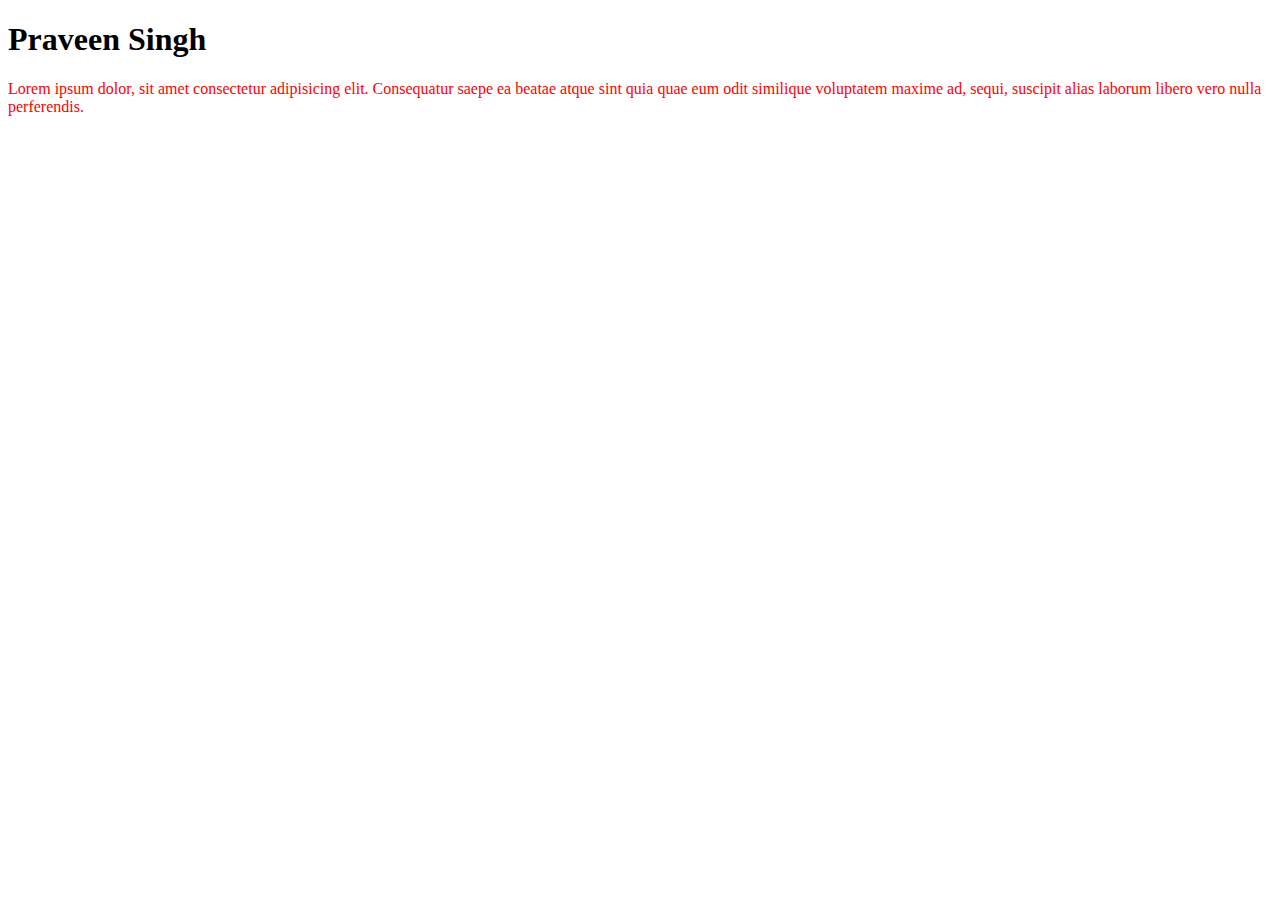
<file: Practice/index.html>
<!DOCTYPE html>
<html lang="en">
<head>
    <meta charset="UTF-8">
    <meta name="viewport" content="width=device-width, initial-scale=1.0">
    <title>Introduction of jqueryh1
    </title>
</head>
<body>
    <h1>Praveen Singh</h1>
    <p>Lorem ipsum dolor, sit amet consectetur adipisicing elit. Consequatur saepe ea beatae atque sint quia quae eum odit similique voluptatem maxime ad, sequi, suscipit alias laborum libero vero nulla perferendis.</p>
    <script src="../file/jquery-3.7.1.min.js"></script>
    <script>
        $("p").css("color","red");

        let a = function b() {
            console.log ("hello")
        }
        a();
        (function() {
            alert("hello")
        }) ();
    </script>
</body>
</html>
</file>
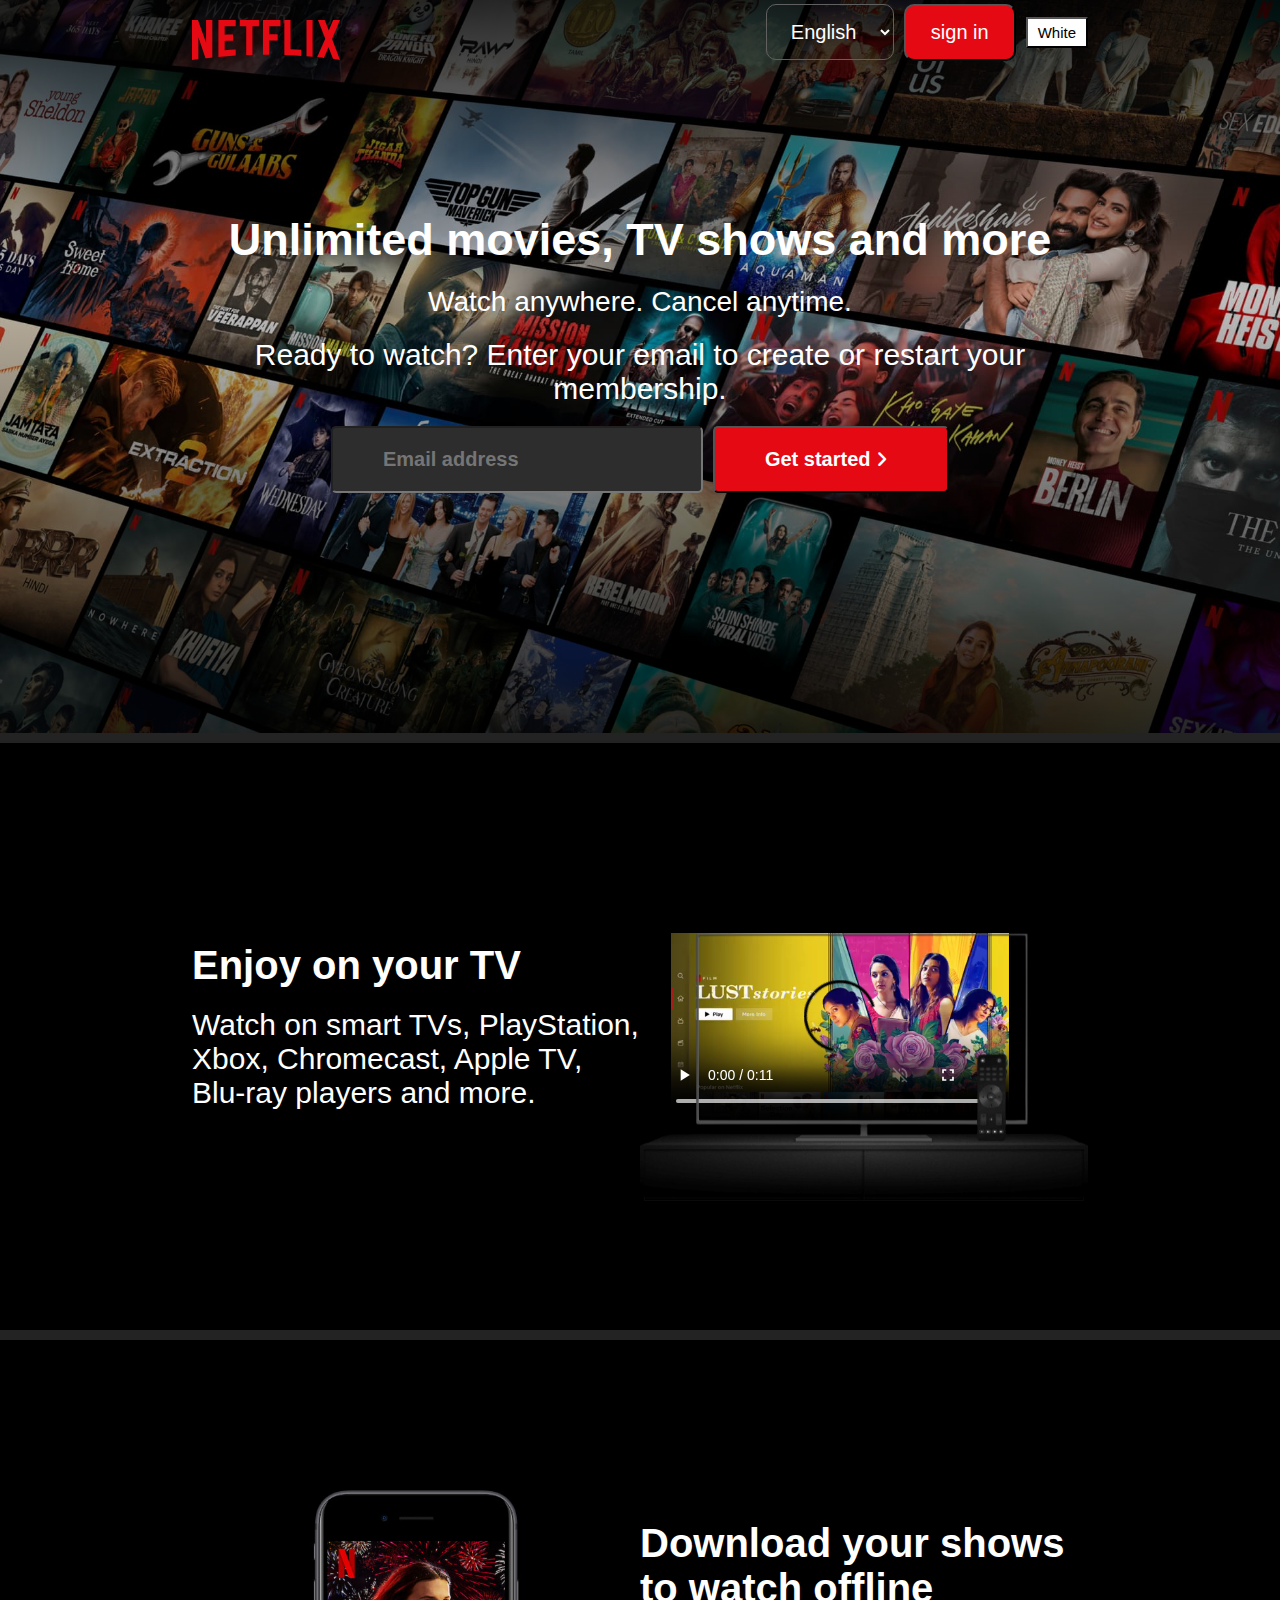
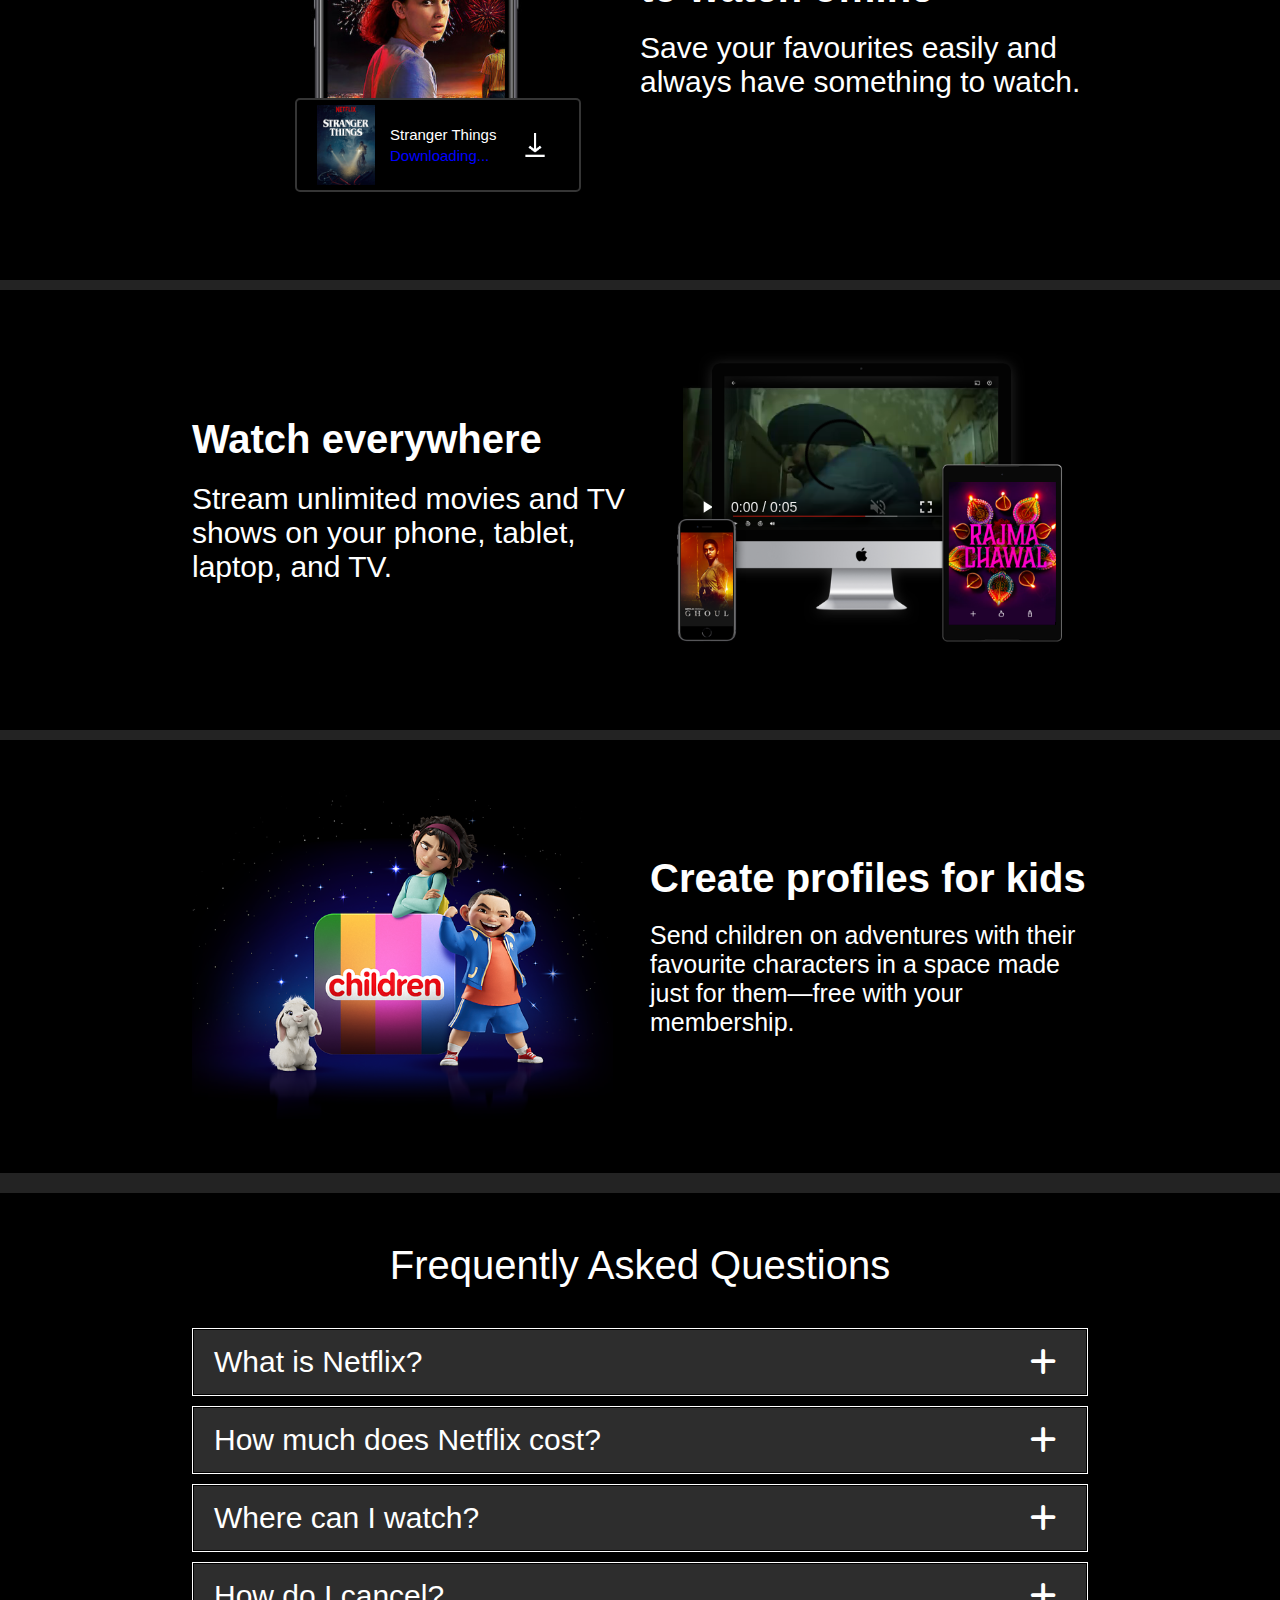
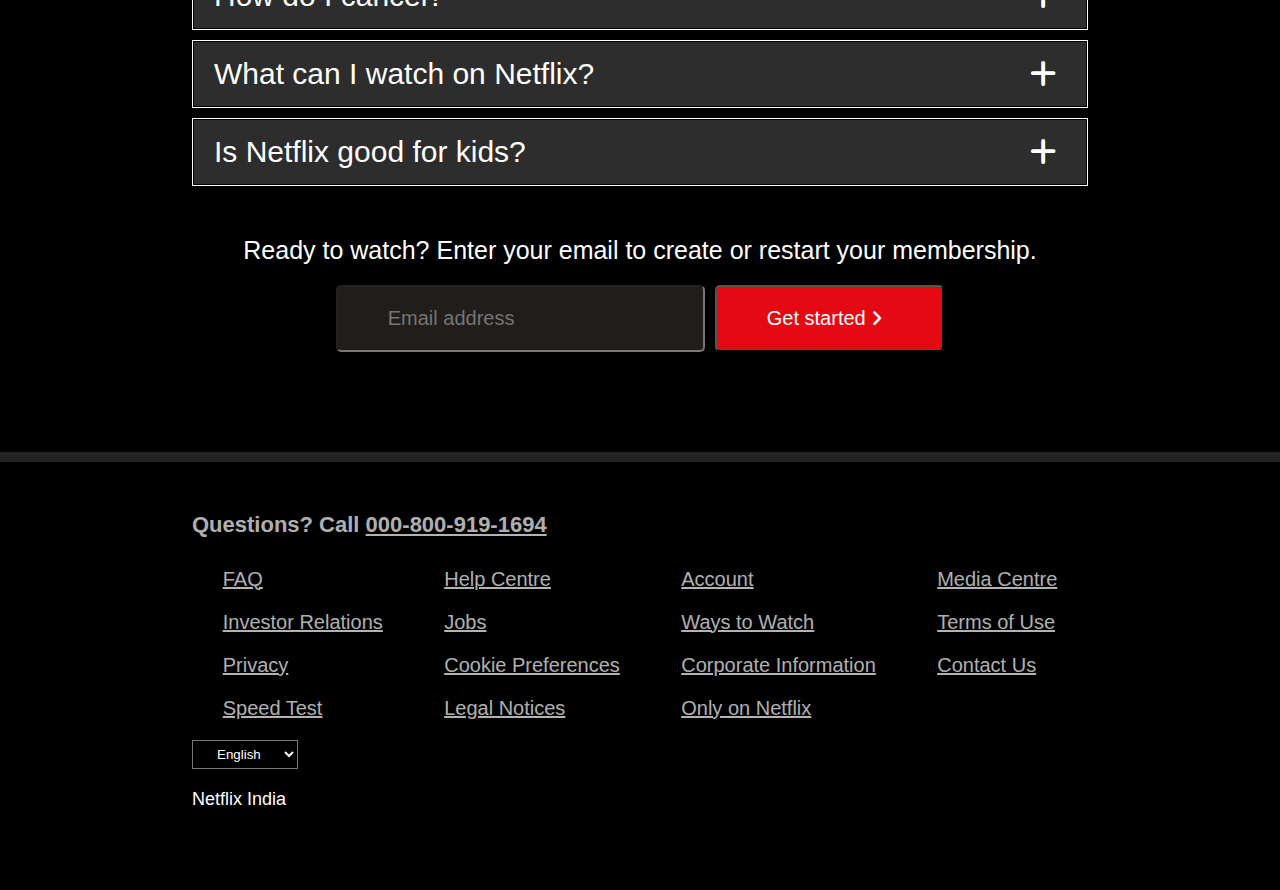
<file: Task/Netflix/Netflix/Netflix.html>
<!DOCTYPE html>
<html lang="en">
<head>
    <meta charset="UTF-8">
    <meta name="viewport" content="width=device-width, initial-scale=1.0">
    <title>Netflix</title>
    <link rel="stylesheet" href="https://cdnjs.cloudflare.com/ajax/libs/font-awesome/6.5.1/css/all.min.css">
    <link rel="stylesheet" href="./Netflix.css">
    <script src="./netflix.js"></script>
    <link rel="stylesheet" href="./Responsive.css">
    <link rel="shortcut icon" href="./Image/netflix-logo-removebg-preview.png" type="image/x-icon">
</head>
<body>
    <header id="header1">
        <div class="nav-wrapper">
        <nav>
        <div class="images">
            <!-- <img src="./Image/Netflix.png" alt=""> -->
            <svg viewBox="0 0 111 30" version="1.1" xmlns="http://www.w3.org/2000/svg" xmlns:xlink="http://www.w3.org/1999/xlink" aria-hidden="true"  role="img" class="default-ltr-cache-1d568uk ev1dnif2"><g><path d="M105.06233,14.2806261 L110.999156,30 C109.249227,29.7497422 107.500234,29.4366857 105.718437,29.1554972 L102.374168,20.4686475 L98.9371075,28.4375293 C97.2499766,28.1563408 95.5928391,28.061674 93.9057081,27.8432843 L99.9372012,14.0931671 L94.4680851,-5.68434189e-14 L99.5313525,-5.68434189e-14 L102.593495,7.87421502 L105.874965,-5.68434189e-14 L110.999156,-5.68434189e-14 L105.06233,14.2806261 Z M90.4686475,-5.68434189e-14 L85.8749649,-5.68434189e-14 L85.8749649,27.2499766 C87.3746368,27.3437061 88.9371075,27.4055675 90.4686475,27.5930265 L90.4686475,-5.68434189e-14 Z M81.9055207,26.93692 C77.7186241,26.6557316 73.5307901,26.4064111 69.250164,26.3117443 L69.250164,-5.68434189e-14 L73.9366389,-5.68434189e-14 L73.9366389,21.8745899 C76.6248008,21.9373887 79.3120255,22.1557784 81.9055207,22.2804387 L81.9055207,26.93692 Z M64.2496954,10.6561065 L64.2496954,15.3435186 L57.8442216,15.3435186 L57.8442216,25.9996251 L53.2186709,25.9996251 L53.2186709,-5.68434189e-14 L66.3436123,-5.68434189e-14 L66.3436123,4.68741213 L57.8442216,4.68741213 L57.8442216,10.6561065 L64.2496954,10.6561065 Z M45.3435186,4.68741213 L45.3435186,26.2498828 C43.7810479,26.2498828 42.1876465,26.2498828 40.6561065,26.3117443 L40.6561065,4.68741213 L35.8121661,4.68741213 L35.8121661,-5.68434189e-14 L50.2183897,-5.68434189e-14 L50.2183897,4.68741213 L45.3435186,4.68741213 Z M30.749836,15.5928391 C28.687787,15.5928391 26.2498828,15.5928391 24.4999531,15.6875059 L24.4999531,22.6562939 C27.2499766,22.4678976 30,22.2495079 32.7809542,22.1557784 L32.7809542,26.6557316 L19.812541,27.6876933 L19.812541,-5.68434189e-14 L32.7809542,-5.68434189e-14 L32.7809542,4.68741213 L24.4999531,4.68741213 L24.4999531,10.9991564 C26.3126816,10.9991564 29.0936358,10.9054269 30.749836,10.9054269 L30.749836,15.5928391 Z M4.78114163,12.9684132 L4.78114163,29.3429562 C3.09401069,29.5313525 1.59340144,29.7497422 0,30 L0,-5.68434189e-14 L4.4690224,-5.68434189e-14 L10.562377,17.0315868 L10.562377,-5.68434189e-14 L15.2497891,-5.68434189e-14 L15.2497891,28.061674 C13.5935889,28.3437998 11.906458,28.4375293 10.1246602,28.6868498 L4.78114163,12.9684132 Z"></path></g></svg>
        </div>
        
        <div class="inputes2">
        <select id="select2">
            <option value="">English</option>
            <option value="">हिंदी</option></select>
        
            <button id="button3">
            sign in
            </button>  

            <div class="bg-wrapper">
                <button id="white-theme" style="background: white;">White</button>
                <div class="bg-mini-wrapper">
                <button id="IndianRed" style="background: indianred;">IndianRed</button>
                <button id="Crimson" style="background: crimson;">Crimson</button>
                <button id="Red" style="background: red;">Red</button>
                <button id="Lavender" style="background: lavender;">Lavender</button>
                </div>
            </div>

        </div>
        </nav>
        </div>
        
        <div class="pagewrapper1">
            <div class="page1title">
            
                <h2>
                Unlimited movies, TV shows and more
                </h2>
                <p id="Watch-anywhere">
                    Watch anywhere. Cancel anytime.
                </p>

                <h3>Ready to watch? Enter your email to create or restart your membership.</h3>
                
                <div class="inputes">
                    <input type="email" placeholder="Email address" id="input1">
                    <button id="button1" onclick="functioninput()">
                        Get started
                        <i class="fa-solid fa-angle-right"></i>
                    </button>
                </div>
                
            </div>
        </div>

    </header>

    <header id="header2">

        <div class="page2">
            
            <div class="page2wrapper">

                <div class="text">
                    <h2>Enjoy on your TV</h2>
                    <h3>
                        Watch on smart TVs, PlayStation, Xbox, Chromecast, Apple TV, Blu-ray players and more.
                    </h3>
                </div>

                <div class="page2-images">
                    <img src="./Image/netflix-tv.png" alt="" id="page2img">
                    <div class="video1-parent">

                        <video src="./Video/video2.mp4" id="video1" controls autoplay muted ></video>
                    </div>
                </div>
        
            </div>
        </div>

    </header>

    <header id="header3">
        <div class="page3">
              
            <div class="page3wrapper">

                <div class="text2">
                    <h2>Download your shows to watch offline</h2>
                    <h3>
                        Save your favourites easily and always have something to watch.                    
                    </h3>
                </div>

                <div class="page3-images">
                    <img src="./Image/Stranger-things.jpg" alt="">

                    <div class="magic">
                        <img src="./Image/boxshot.png" alt="" id="img1">
                        <div class="magic2">
                            <p>Stranger Things</p>
                            <p id="p3">Downloading...</p>
                        </div>
                        <img src="./Image/download-icon.gif" alt="" id="img2">
                    </div>

                </div>
        
            </div>
        </div>
    </header>

    <header id="header4">
        <div class="page4">
            
            <div class="page4wrapper">
                
                <div class="text3">
                    <h2>Watch everywhere</h2>
                    <h3>
                        Stream unlimited movies and TV shows on your phone, tablet, laptop, and TV.
                    </h3>
                </div>

                <div class="page3-images">
                    <img src="./Image/devices.png" alt="">
                    <video src="./Video/video1.mp4" id="video2" autoplay controls muted>
                    </video>
                </div>

            </div>

        </div>
    </header>

    <header id="header5">

        <div class="page5">
            
            <div class="page5wrapper">
                
                <div class="text4">
                    <h2>Create profiles for kids</h2>
                    <h3>
                        Send children on adventures with their favourite characters in a space made just for them—free with your membership.
                    </h3>
                </div>

                <div class="page5-images">
                    <img src="./Image/children.png" alt="">
                </div>

            </div>

        </div>

    </header>

    <header id="header6">

        <div class="wrapper">

            <h1>
                Frequently Asked Questions
            </h1>

            <div class="title-wrapper">

                <div class="block1">
                    <div class="block2" id="title1">
                    <h2>What is Netflix?</h2>
                    <span>
                        <i class="fa-solid fa-plus" id="plus1"></i>
                        <!-- <i class="fa-solid fa-xmark" id="close"></i> -->
                    </span>
                    
                    </div>
                    <div class="smallblock" id="one">

                        <p>Netflix is a streaming service that offers a wide variety of award-winning TV shows, movies, anime, documentaries and more – on thousands of internet-connected devices.</p>
                        <p>
                            You can watch as much as you want, whenever you want, without a single ad – all for one low monthly price. There's always something new to discover, and new TV shows and movies are added every week!
                        </p>
                    </div>
                </div>

                <div class="block1">

                    <div class="block2" id="title2">
                    <h2>How much does Netflix cost?</h2>
                    <i class="fa-solid fa-plus" id="plus2"></i>
                    </div>

                    <div class="smallblock" id="two" >

                        <p>Watch Netflix on your smartphone, tablet, Smart TV, laptop, or streaming device, all for one fixed monthly fee. Plans range from ₹149 to ₹649 a month. No extra costs, no contracts.</p>
                    </div>
                </div>

                <div class="block1">
                    <div class="block2" id="title3">
                    <h2>Where can I watch?</h2>
                    <span><i class="fa-solid fa-plus" id="plus3"></i>
                    </span>
                    </div>
                    <div class="smallblock" id="three">

                        <p>Watch anywhere, anytime. Sign in with your Netflix account to watch instantly on the web at netflix.com from your personal computer or on any internet-connected device that offers the Netflix app, including smart TVs, smartphones, tablets, streaming media players and game consoles.</p>
                        <p>
                            You can also download your favourite shows with the iOS, Android, or Windows 10 app. Use downloads to watch while you're on the go and without an internet connection. Take Netflix with you anywhere.
                        </p>
                    </div>
                </div>
                <div class="block1">
                    <div class="block2" id="title4">
                        <h2>How do I cancel?</h2>
                    <span><i class="fa-solid fa-plus" id="plus4"></i>
                    </span>
                    </div>
                    <div class="smallblock" id="four">

                        <p>Netflix is flexible. There are no annoying contracts and no commitments. You can easily cancel your account online in two clicks. There are no cancellation fees – start or stop your account anytime.</p>
                       
                    </div>
                </div>
                <div class="block1">
                    <div class="block2" id="title5">
                        <h2>What can I watch on Netflix?</h2>
                        <span>
                    <i class="fa-solid fa-plus" id="plus5"></i>
                        </span>
                    </div>
                    <div class="smallblock" id="five">

                        <p>Netflix has an extensive library of feature films, documentaries, TV shows, anime, award-winning Netflix originals, and more. Watch as much as you want, anytime you want.</p>
                     
                    </div>
                </div>
                <div class="block1">
                    <div class="block2" id="title6">
                        <h2>Is Netflix good for kids?</h2>
                        <span>
                    <i class="fa-solid fa-plus" id="plus6"></i>
                        </span>
                    </div>
                    <div class="smallblock" id="six">

                        <p>The Netflix Kids experience is included in your membership to give parents control while kids enjoy family-friendly TV shows and films in their own space.</p>
                        <p>
                            Kids profiles come with PIN-protected parental controls that let you restrict the maturity rating of content kids can watch and block specific titles you don’t want kids to see.
                        </p>
                    </div>
                </div>

            </div>

            <div class="wrapper2">
                <h3>Ready to watch? Enter your email to create or restart your membership.</h3>
                <div class="inputes">
                    <input type="email" placeholder="Email address" id="input2">
                    <button id="button2" onclick="functioninput2()">
                        Get started
                        <i class="fa-solid fa-angle-right"></i>
                    </button>
                </div>
            </div>

        </div>

    </header>
    
    <footer>
        
        <div class="wrapper-last">
            
            <h4>
                Questions? Call <a href="">000-800-919-1694</a>
            </h4>

            <div class="lists">
                <ul>
                <a href="#23"><li>FAQ</li></a>
                <a href="#23"><li>Investor Relations</li></a>
                <a href="#23"><li>Privacy</li></a>
                <a href="#23"><li>Speed Test</li></a>
                    </ul>
                
                <ul>
                <a href="#23"><li>Help Centre</li></a>
                <a href="#23"><li>Jobs</li></a>
                <a href="#23"><li>Cookie Preferences</li></a>
                <a href="#23"><li>Legal Notices</li></a>
                </ul>

                <ul>
                <a href="#23"><li>Account</li></a>
                <a href="#23"><li>Ways to Watch</li></a>
                <a href="#23"><li>Corporate Information</li></a>
                <a href="#23"><li>Only on Netflix</li></a>
                </ul>

                <ul>
                <a href="#23"><li>Media Centre</li></a>
                <a href="#23"><li>Terms of Use</li></a>
                <a href="#23"><li>Contact Us</li></a>
                    </ul>

            </div>
            
            <select id="select1">
                <option value=""> English  </option>
                <option value="">हिंदी</option>
            </select>
            
            <p id="p1">
                Netflix India
            </p>
            
        </div>
    </footer>

    <script src="https://cdnjs.cloudflare.com/ajax/libs/jquery/3.7.1/jquery.min.js    "></script>
  
    <script>
        $(document).ready(function ()
         {
            // $('i').css({'transform': 'rotate(0deg)'});

             $('.smallblock').css({'display':'none'});
            
             $('#title1').click(function ()
             {           
            $('#plus1').css({'transform': 'rotate(44deg)'});
                
               $('#one').slideToggle(1000); 
            }); 

            $('#title2').click(function ()
             {
            $('#plus2').css({'transform': 'rotate(44deg)'});
               $('#two').slideToggle(1000); 

                 
            });    
            $('#title3').click(function ()
             {           
            $('#plus3').css({'transform': 'rotate(44deg)'});
                
               $('#three').slideToggle(1000); 
            }); 

            $('#title4').click(function ()
             {
            $('#plus4').css({'transform': 'rotate(44deg)'});
               $('#four').slideToggle(1000); 

                
            });    
            $('#title5').click(function ()
             {           
            $('#plus5').css({'transform': 'rotate(44deg)'});
                
               $('#five').slideToggle(1000); 
            }); 

            $('#title6').click(function ()
             {
            $('#plus6').css({'transform': 'rotate(44deg)'});
               $('#six').slideToggle(1000); 

            
            });
            
            $('#white-theme').click(function ()
            {
                $('#header2').css({'background':'white'});
                $('#header3').css({'background':'white'});
                $('#header4').css({'background':'white'});
                $('#header5').css({'background':'white'});
                $('#header6').css({'background':'white'});
                $('footer').css({'background':'white'});

                $('h1').css({color:'black'});
                $('h2').css({color:'black'});
                $('h3').css({color:'black'});
                $('h4').css({color:'black'});
                $('a').css({"color":'black'});
                $('#select1').css({"color":'black'});
                $('#p1').css({"color":'black'});
                $('.magic ').css({'background':'white','color':'black'});
                // $('#Watch-anywhere').css({'color':'black'});

            });

            $('#IndianRed').click(function ()
             {
                $('#header2').css({'background':'IndianRed'});
                $('#header3').css({'background':'IndianRed'});
                $('#header4').css({'background':'IndianRed'});
                $('#header5').css({'background':'IndianRed'});
                $('#header6').css({'background':'IndianRed'});
                $('footer').css({'background':'IndianRed'});

                $('.magic ').css({'background':'IndianRed','color':'white'});

                $('h1').css({color:'white'});
                $('h2').css({color:'white'});
                $('h3').css({color:'white'});
                $('h4').css({color:'white'});
                $('a').css({"color":'white'});
                $('#select1').css({"color":'white'});
                $('#p1').css({"color":'white'});
            });

            $('#Crimson').click(function ()
             {
                $('#header2').css({'background':'Crimson'});
                $('#header3').css({'background':'Crimson'});
                $('#header4').css({'background':'Crimson'});
                $('#header5').css({'background':'Crimson'});
                $('#header6').css({'background':'Crimson'});
                $('footer').css({'background':'Crimson'});

                $('.magic ').css({'background':'Crimson'});

                $('h1').css({color:'white'});
                $('h2').css({color:'white'});
                $('h3').css({color:'white'});
                $('h4').css({color:'white'});
                $('a').css({"color":'white'});
                $('#select1').css({"color":'white'});
                $('#p1').css({"color":'white'});  
            });

            $('#Red').click(function ()
             {
                $('#header2').css({'background':'Red'});
                $('#header3').css({'background':'Red'});
                $('#header4').css({'background':'Red'});
                $('#header5').css({'background':'Red'});
                $('#header6').css({'background':'Red'});
                $('footer').css({'background':'Red'});

                $('.magic ').css({'background':'Red'});

                $('h1').css({color:'black'});
                $('h2').css({color:'black'});
                $('h3').css({color:'black'});
                $('h4').css({color:'black'});
                $('a').css({"color":'black'});
                $('#select1').css({"color":'black'});
                $('#p1').css({"color":'black'});        
            });

            $('#Lavender').click(function ()
             {
                $('#header2').css({'background':'Lavender'});
                $('#header3').css({'background':'Lavender'});
                $('#header4').css({'background':'Lavender'});
                $('#header5').css({'background':'Lavender'});
                $('#header6').css({'background':'Lavender'});
                $('footer').css({'background':'Lavender'});

                $('.magic ').css({'background':'Lavender'});

                $('h1').css({color:'black'});
                $('h2').css({color:'black'});
                $('h3').css({color:'black'});
                $('h4').css({color:'black'});
                $('a').css({"color":'black'});
                $('#select1').css({"color":'black'});
                $('#p1').css({"color":'black'});      
            });

        });        
    </script>

</body>
</html>
</file>
<file: Task/Netflix/Netflix/Netflix.css>
*
        {
            margin: 0;
            padding: 0;
            box-sizing: border-box;
            font-family: sans-serif;
        }

        .bg-mini-wrapper
        {
          position: absolute;
          display: none;
        }

        #white-theme
        {
          position: relative;
          padding: 5px 10px;
          font-size: 15px;
        }

        .bg-mini-wrapper button
        {
          width: 100%;
          padding: 5px 5px;
          font-size: 15px;
        }

        .bg-wrapper:hover #white-theme+.bg-mini-wrapper
        {
          display: block;
          width: 80px;
          /* height: 300px; */
          flex-wrap: wrap;
          padding: 5px 0px;
          border: 2px solid blanchedalmond;
        }

        #header1
        {
            background:linear-gradient(to top, rgba(0, 0, 0, 0.8) 0, rgba(0, 0, 0, 0) 60%, rgba(0, 0, 0, 0.8) 100%), url(./Image/netflix-background.jpg)no-repeat center/cover;
            border-bottom: 10px solid rgb(35 35 35);
            padding-bottom: 80px;
            width: 100%;
        }
        .images
        {
            padding-top: 20px;
            width: 148px;
            color: rgb(229,9,20);
            fill:currentColor;
        }
        img
        {
            width: 100%;
        }
        #button3
        {
            border-radius: 5px;
            padding: 5px 50px;
            background: rgb(229,9,20);
            color: white;
            font-size: 20px;
        }
        nav
        {
            width: 70%;
            margin: 0 auto;
            display: flex;
            align-items: center;
            justify-content: space-between;
            padding-bottom: 80px;
        }
        .inputes2
        {
            display: flex;
            align-items: center;
            column-gap: 10px;
        }

        #select2
        {
            background: transparent;
            padding:5px 10px ;
            color: white;
            font-size: 20px;
            border:1px solid #616060;
            border-radius: 5px;
        }
        #button2
        {
            border-radius: 5px;
            padding: 15px 50px;
            background: rgb(229,9,20);
            color: white;
            font-size: 20px;
        }
        .nav-wrapper
        {
            padding-bottom: 50px;
            margin-bottom: 20px;
        }
        .pagewrapper1
        {
            width: 70%;
            margin: 0 auto;
            padding-bottom: 60px;
        }

        .pagewrapper1 h2
        {
            text-align: center;
            color: white;
            font-size: 48px;
            font-weight: 900;
            
        }
        .page1title
        {
            text-align: center;
            color: white;
            padding-bottom: 100px;
        }
        #Watch-anywhere
        {
            padding: 20px 0px;
        }
         h3
      {
        color: white;
        text-align: center;
        padding-bottom: 20px;
        font-weight: 400;
        font-size: 25px;
      }
      #button1
      {
        background: rgb(229 9 20);
        font-size: 20px;
        font-weight: 600;
        color: white;
        padding: 10px 50px;
        border-radius: 5px;
      }
      #input2
      {
        padding: 15px 50px;
        background: transparent;
        font-size: 20px;
        font-weight: 600;
        color: white;
        border-radius: 5px;
        background: rgb(32 29 27);
      }
      .page2
      {
        width: 70%;
        margin: 0 auto;
      }
      .page2wrapper
      {
        padding: 50px 0px;
        display: flex;
        justify-content: space-between;
        align-items: center;
        position: relative;
      }
      #header2
      {
        border-bottom: 10px solid rgb(35 35 35);
        background: rgb(0 0 0);
        padding: 50px 0px;
      }
      .text
      {
        /* border: 5px solid white; */
        /* padding-top: 20px; */
        width: 50%;
        padding: 100px 0px;
      }

      #img1
      {
        width: 58px;
        height: 80px;
      }

      #img2
      {
        width: 48px;
        height: 60px;
      }

      .magic
      {
        display: flex;
        align-items: center;
        border: 2px solid rgb(53 53 53);
        border-radius: 5px;
        position: absolute;
        top: 290px;
        left: 123px;
        background-color: black;
        padding: 0px 20px;
        z-index: 1;
      }

      .magic img
      {
        object-fit: cover;
        margin: 5px 0px;
      }

      #page2img
      {
        position: relative;
        z-index: 1;
      }

      .video1-parent
      {
        position: absolute;
        top: 135px;
        right:75px;
        width: 390px;
        height: 210px;
        object-fit: cover;
      }

      #video1
      {
        width: 100% ; 
        height: 100%;
      }

      #video2
      {
        position: absolute;
        top: 40px;
        right: 120px;
        width: 320px;
      }

      .magic p
      {
        font-size: 15px;
        padding: 2px 15px 2px 15px;
      }

      #p3
      {
        color: blue;
      }
      .page2-images
      {
        width: 50%;
      }
     
      .page2-images img
        {
          width: 100%;
        }
      
      .text h2
      {
        color: white;
        font-size: 48px;
        font-weight: 800;
      }
      
      .text h3
      {
        text-align: left;
        padding-top: 20px;
        font-weight: 400;
      }

      .text2 h2
        {
          color: white;
          font-size: 40px;
          font-weight: 800;
        }

        .text2 h3
      {
        text-align: left;
        padding-top: 20px;
        font-weight: 400; 
      }

      .page3wrapper
      {
        padding: 50px 0px;
        display: flex;
        justify-content: space-between;
        align-items: center;
        flex-direction: row-reverse;
      }
      #header3,#header4,#header5
      {
        border-bottom: 10px solid rgb(35 35 35);
        background: rgb(0 0 0);
        padding: 50px 0px; 
      }
      .text2
      {
        padding-top: 20px;
        width: 50%;
      }
      .page3
      {
        width: 70%;
        margin: 0 auto;
      }
      .page3-images
      {
        width: 50%;
        position: relative;
      }
      .page3-images img
      {
        position: relative;
        z-index: 1;
        /* width: 50%; */
      }
      .page4,.page5
      {
        width: 70%;
        margin: 0 auto;
      }

      .text3
      {
        width: 50%;
      }

      .text3 h2
        {
          color: white;
          font-size: 45px;
          font-weight: 800;
        }

        .text3 h3
       {
        text-align: left;
        padding-top: 20px;
        font-weight: 400; 
       }

       .text4 
       {
        width: 50%;
       }

       .page4wrapper
       {
        position: relative;
       }

      .page4wrapper,.page5wrapper
      {
        display: flex;
        justify-content: space-between;
        align-items: center;
      }
      .page5wrapper
      {
        flex-direction: row-reverse;
        column-gap: 20px;
        width: 100%;
      }
      .page5 h2
      {
        font-size: 40px;
        font-weight: 900; 
        /* we are additionally change the h2 font size */
      }

      #header6
        {
            background: rgb(0 0 0);
           border-top: 10px solid rgb(35 35 35);
           border-bottom: 10px solid rgb(35 35 35);
        }
        h1
        {
            color: white;
            font-size: 48px;
            font-weight: 500;
            padding: 100px 0px 40px;
            text-align: center;
        }
        h2
        {
            color: white;
        }
        .block1
        {
            border: 1px solid white;
        }
        .wrapper,.wrapper-last
        {
            width: 70%;
            margin: 0 auto;
        }
        .block2
        {
            background: rgb(45 45 45);
            display: flex;
            justify-content: space-between;
            align-items: center;
            padding: 20px 20px;
            border: 1px solid black;

        }
        i
        {
            font-size: 30px;
            padding-right: 10px;
            color: white;
            /* transform: rotateX(0deg); */
        }
        .smallblock
        {
            background: rgb(45 45 45);
        }
        p
        {
            font-size: 24px;
            padding: 10px;
            color: white;
        }
      .title-wrapper
      {
        padding: 0px 0px 50px;
        display: flex;
        flex-direction: column;
        row-gap: 10px;
      }
      #input1
      {
        padding: 15px 50px;
        background: transparent;
        font-size: 20px;
        font-weight: 600;
        color: white;
        border-radius: 5px;
        background: rgb(45 45 45);
      }
      #button1
      {
        background: rgb(229 9 20);
        font-size: 20px;
        font-weight: 600;
        color: white;
        padding: 15px 50px;
        border-radius: 5px;
      }
      .inputes
      {
        display: flex;
        align-items: center;
        justify-content: center;
        column-gap: 10px;
        /* padding: 0px ; */
      }
      .wrapper2 h3
      {
        color: white;
        text-align: center;
        padding-bottom: 20px;
        font-weight: 400;
        font-size: 25px;
      }
      button i
      {
        font-size: 20px;
      }
      .wrapper2
      {
        padding-bottom: 100px;
      }
      footer
      {
        background: rgb(0 0 0);
        color: white;
      }
      footer ul
      {
        list-style: none;
      }
      .lists
      {
        display: flex;
        justify-content: space-around;
      }
      .wrapper-last
      {
        padding: 50px 0px 70px;
        color: rgba(255,255,255,0.7);
      }
      .wrapper-last h4
      {
        padding-bottom: 20px;
        font-size: 17px;
        padding-left: 60px;
      }

      .lists li
      {
        padding: 10px 0px;        
      }
      #select1
      {
        padding: 5px 20px;
        margin: 20px 0px 20px 60px;
        background: transparent;
        color: white;
      }
      #select1+#p1
      {
        padding-left: 60px;
        font-size: 15px;
      }
      
      .wrapper-last a
      {
          color: rgba(255,255,255,0.7);
    }
    a:active
    {
        color: red;
      }
</file>
<file: Task/Netflix/Netflix/Responsive.css>
/* // XX-Large devices (larger desktops, 1400px and up) */
@media (max-width: 1400px) 
  { 

    
    .video1-parent
    {
      position: absolute;
      top: 140px;
      right:68px;
      width: 360px;
      height: 190px;
      object-fit: cover;
    }

    #video2
    {
      position: absolute;
      top: 38px;
      right: 90px;
      width: 315px;
    }

    .magic
    {
      display: flex;
      align-items: center;
      border: 2px solid rgb(53 53 53);
      border-radius: 5px;
      position: absolute;
      top: 258px;
      left: 103px;
      background-color: black;
      padding: 0px 20px;
    }

    .magic img
    {
      object-fit: cover;
      margin: 5px 0px;
    }

    .magic p
    {
      font-size: 15px;
      padding: 2px 15px 2px 15px;
    }

    #select2 {
      background: transparent;
      padding: 15px 20px;
      color: white;
      font-size: 20px;
      border: 1px solid #616060;
      border-radius: 10px;
  }
    
    #button3 {
      border-radius: 10px;
      padding: 15px 25px;
      background: rgb(229,9,20);
      color: white;
      font-size: 20px;
  }
  .pagewrapper1 h2 {
    text-align: center;
    color: white;
    font-size: 45px;
    font-weight: 900;
  }
      #Watch-anywhere { 
        padding: 20px 0px;
      font-size: 28px;
        }
  
        h3 {
          color: white;
          text-align: center;
          padding-bottom: 20px;
          font-weight: 300;
          font-size: 30px;
      }
      #input1 {
        padding: 20px 50px;
        background: transparent;
        font-size: 20px;
        font-weight: 600;
        color: white;
        border-radius: 5px;
        background: rgb(45 45 45);
            }
  
       #button1 {
         background: rgb(229 9 20);
         font-size: 20px;
         font-weight: 600;
         color: white;
         padding: 20px 50px;
         border-radius: 5px;
          }
          .fa-angle-right:before {
            content: "\f105";
            font-size: 18px;
        }
  
        .text h2 {
          color: white;
          font-size: 40px;
          font-weight: 900;
      }
      .text h3 {
        text-align: left;
        padding-top: 20px;
        font-weight: 500;
        font-size: 30px;
    }
  
    .text2 h2 {
      color: white;
      font-size: 40px;
      font-weight: 800;
    }
    .text2 h3 {
      text-align: left;
      padding-top: 20px;
      font-weight: 400;
      font-size: 30px;
    }
    .page3-images img
    {
      width: 100%;
    }
    .text3 h2 {
      color: white;
      font-size: 40px;
      font-weight: 600;
  }
  .text3 h3 {
    text-align: left;
    padding-top: 20px;
    font-weight: 300;
    font-size: 30px;
  }
    .page5 h2
      {
        font-size: 40px;
        font-weight: 700; 
        /* we are additionally change the h2 font size */
      }
      .page5 h3
      {
        font-size: 25px;
        padding-top: 20px;
        text-align: left;
      }
  
      .page5-images
      {
        width: 50%;
      }
      .page5-images img
      {
        width: 100%;
      }
      h1 {
        color: white;
        font-size: 40px;
        font-weight: 500;
        padding: 50px 0px 40px;
        text-align: center;
    }
    .block2 {
      background: rgb(45 45 45);
      display: flex;
      justify-content: space-between;
      align-items: center;
      padding: 15px 20px;
      border: 1px solid black;
      }
      
      .block2 h2
      {
        font-size: 30px;
        font-weight: 300;
      }
  
      .fa-plus:before
      {
        font-size: 30px;
      }
      .smallblock p
      {
        font-size: 25px;
        padding: 5px;
      }
  
      .wrapper2 h3 {
        color: white;
        text-align: center;
        padding-bottom: 20px;
        font-weight: 400;
        font-size: 25px;
    }
    #input2 {
      padding: 20px 50px;
      background: transparent;
      font-size: 20px;
      font-weight: 500;
      color: white;
      border-radius: 5px;
      background: rgb(32 29 27);
    }
    #button2 {
      border-radius: 5px;
      padding: 20px 50px;
      background: rgb(229,9,20);
      color: white;
      font-size: 20px;
  }
  
  
  .wrapper-last h4
   {
    padding-bottom: 20px;
    font-size: 22px;
    padding-left: 0px;
    }
    .lists li {
      padding: 10px 0px;
      font-size: 20px;
  }
  #select1 {
    padding: 5px 20px;
    margin:  10px 0px ;
    background: transparent;
    color: white;
    }
  #select1+#p1 {
    padding-left: 0px;
    font-size: 18px;
  }

 }


/* // X-Large devices (large desktops, 1200px and up) */
@media (max-width: 1200px)
 { 

  .video1-parent
  {
    position: absolute;
    top: 170px;
    right:58px;
    width: 307px;
    height: 170px;
    object-fit: cover;
  }


  #video2
  {
    position: absolute;
    top: 40px;
    right: 84px;
    width: 258px;
  }

  .magic
    {
      display: flex;
      align-items: center;
      border: 2px solid rgb(53 53 53);
      border-radius: 5px;
      position: absolute;
      top: 230px;
      left: 73px;
      background-color: black;
      padding: 0px 10px;
    }

    .magic img
    {
      object-fit: cover;
      margin: 5px 0px;
    }

    .magic p
    {
      font-size: 15px;
      padding: 2px 15px 2px 15px;
    }

  #select2 {
    background: transparent;
    padding: 15px 20px;
    color: white;
    font-size: 20px;
    border: 1px solid #616060;
    border-radius: 10px;
}
  
  #button3 {
    border-radius: 10px;
    padding: 15px 25px;
    background: rgb(229,9,20);
    color: white;
    font-size: 20px;
}
.pagewrapper1 h2 {
  text-align: center;
  color: white;
  font-size: 45px;
  font-weight: 900;
}
    #Watch-anywhere { 
      padding: 20px 0px;
    font-size: 28px;
      }

      h3 {
        color: white;
        text-align: center;
        padding-bottom: 20px;
        font-weight: 300;
        font-size: 30px;
    }
    #input1 {
      padding: 20px 50px;
      background: transparent;
      font-size: 20px;
      font-weight: 600;
      color: white;
      border-radius: 5px;
      background: rgb(45 45 45);
          }

     #button1 {
       background: rgb(229 9 20);
       font-size: 20px;
       font-weight: 600;
       color: white;
       padding: 20px 50px;
       border-radius: 5px;
        }
        .fa-angle-right:before {
          content: "\f105";
          font-size: 18px;
      }

      .text h2 {
        color: white;
        font-size: 40px;
        font-weight: 900;
    }
    .text h3 {
      text-align: left;
      padding-top: 20px;
      font-weight: 500;
      font-size: 30px;
  }

  .text2 h2 {
    color: white;
    font-size: 40px;
    font-weight: 800;
  }
  .text2 h3 {
    text-align: left;
    padding-top: 20px;
    font-weight: 400;
    font-size: 30px;
  }
  .page3-images img
  {
    width: 100%;
  }
  .text3 h2 {
    color: white;
    font-size: 40px;
    font-weight: 600;
}
.text3 h3 {
  text-align: left;
  padding-top: 20px;
  font-weight: 300;
  font-size: 30px;
}
  .page5 h2
    {
      font-size: 40px;
      font-weight: 700; 
      /* we are additionally change the h2 font size */
    }
    .page5 h3
    {
      font-size: 25px;
      padding-top: 20px;
      text-align: left;
    }

    .page5-images
    {
      width: 50%;
    }
    .page5-images img
    {
      width: 100%;
    }
    h1 {
      color: white;
      font-size: 40px;
      font-weight: 500;
      padding: 50px 0px 40px;
      text-align: center;
  }
  .block2 {
    background: rgb(45 45 45);
    display: flex;
    justify-content: space-between;
    align-items: center;
    padding: 15px 20px;
    border: 1px solid black;
    }
    
    .block2 h2
    {
      font-size: 30px;
      font-weight: 300;
    }

    .fa-plus:before
    {
      font-size: 30px;
    }
    .smallblock p
    {
      font-size: 25px;
      padding: 5px;
    }

    .wrapper2 h3 {
      color: white;
      text-align: center;
      padding-bottom: 20px;
      font-weight: 400;
      font-size: 25px;
  }
  #input2 {
    padding: 20px 50px;
    background: transparent;
    font-size: 20px;
    font-weight: 500;
    color: white;
    border-radius: 5px;
    background: rgb(32 29 27);
  }
  #button2 {
    border-radius: 5px;
    padding: 20px 50px;
    background: rgb(229,9,20);
    color: white;
    font-size: 20px;
}


.wrapper-last h4
 {
  padding-bottom: 20px;
  font-size: 22px;
  padding-left: 0px;
  }
  .lists li {
    padding: 10px 0px;
    font-size: 20px;
}
#select1 {
  padding: 5px 20px;
  margin:  10px 0px ;
  background: transparent;
  color: white;
  }
#select1+#p1 {
  padding-left: 0px;
  font-size: 18px;
}


  }

  
/* // Large devices (desktops, 992px and up) */
@media (max-width: 992px)
{

  .video1-parent
  {
    position: absolute;
    top: 185px;
    right:49px;
    width: 255px;
    height: 140px;
    object-fit: cover;
  }


  #video2
  {
    position: absolute;
    top: 28px;
    right: 68px;
    width: 220px;
  }


  .magic
  {
    display: flex;
    align-items: center;
    border: 2px solid rgb(53 53 53);
    border-radius: 5px;
    position: absolute;
    top: 195px;
    left: 50px;
    background-color: black;
    padding: 0px 5px;
  }

  .magic img
  {
    object-fit: cover;
    margin: 5px 0px;
  }

  .magic p
  {
    font-size: 15px;
    padding: 2px 15px 2px 15px;
  }

 #select2 {
   background: transparent;
   padding: 10px 20px;
   color: white;
   font-size: 20px;
   border: 1px solid #616060;
   border-radius: 5px;
}
 
 #button3 {
   border-radius: 5px;
   padding: 10px 20px;
   background: rgb(229,9,20);
   color: white;
   font-size: 20px;
}
.pagewrapper1 h2 {
 text-align: center;
 color: white;
 font-size: 40px;
 font-weight: 900;
}
   #Watch-anywhere { 
     padding: 20px 0px;
   font-size: 25px;
     }

     h3 {
       color: white;
       text-align: center;
       padding-bottom: 20px;
       font-weight: 300;
       font-size: 25px;
   }
   #input1 {
     padding: 20px 50px;
     background: transparent;
     font-size: 20px;
     font-weight: 600;
     color: white;
     border-radius: 5px;
     background: rgb(45 45 45);
         }

    #button1 {
      background: rgb(229 9 20);
      font-size: 20px;
      font-weight: 600;
      color: white;
      padding: 20px 50px;
      border-radius: 5px;
       }
       .fa-angle-right:before {
         content: "\f105";
         font-size: 18px;
     }

     .text h2 {
       color: white;
       font-size: 40px;
       font-weight: 900;
   }
   .text h3 {
     text-align: left;
     padding-top: 20px;
     font-weight: 400;
     font-size: 22px;
 }

 .text2 h2 {
   color: white;
   font-size: 35px;
   font-weight: 800;
 }
 .text2 h3 {
   text-align: left;
   padding-top: 20px;
   font-weight: 400;
   font-size: 25px;
 }
 .page3-images img
 {
   width: 100%;
 }
 .text3 h2 {
   color: white;
   font-size: 35px;
   font-weight: 600;
}
.text3 h3 {
 text-align: left;
 padding-top: 20px;
 font-weight: 300;
 font-size: 25px;
}
 .page5 h2
   {
     font-size: 35px;
     font-weight: 700; 
     /* we are additionally change the h2 font size */
   }
   .page5 h3
   {
     font-size: 22px;
     padding-top: 20px;
     text-align: left;
   }

   .page5-images
   {
     width: 50%;
   }
   .page5-images img
   {
     width: 100%;
   }
   h1 {
     color: white;
     font-size: 40px;
     font-weight: 500;
     padding: 50px 0px 40px;
     text-align: center;
 }
 .block2 {
   background: rgb(45 45 45);
   display: flex;
   justify-content: space-between;
   align-items: center;
   padding: 15px 20px;
   border: 1px solid black;
   }
   
   .block2 h2
   {
     font-size: 30px;
     font-weight: 300;
   }

   .fa-plus:before
   {
     font-size: 30px;
   }
   .smallblock p
   {
     font-size: 25px;
     padding: 5px;
   }

   .wrapper2 h3 {
     color: white;
     text-align: center;
     padding-bottom: 20px;
     font-weight: 400;
     font-size: 25px;
 }
 #input2 {
   padding: 20px 50px;
   background: transparent;
   font-size: 20px;
   font-weight: 500;
   color: white;
   border-radius: 5px;
   background: rgb(32 29 27);
 }
 #button2 {
   border-radius: 5px;
   padding: 20px 50px;
   background: rgb(229,9,20);
   color: white;
   font-size: 20px;
}


.wrapper-last h4
{
 padding-bottom: 20px;
 font-size: 18px;
 padding-left: 0px;
 }
 .lists li {
   padding: 10px 0px;
   font-size: 15px;
}
#select1 {
 padding: 5px 20px;
 margin:  10px 0px ;
 background: transparent;
 color: white;
 }
#select1+#p1 {
 padding-left: 0px;
 font-size: 15px;
}

 }


/*  */
/* // Medium devices (tablets, 768px and up) */
@media (max-width: 768px)
 
{

  .video1-parent
  {
    position: absolute;
    top: 195px;
    right:37px;
    width: 197px;
    height: 111px;
    object-fit: cover;
  }

  #video2
  {
    position: absolute;
    top: 17px;
    right: 50px;
    width: 170px;
  }

  .magic
  {
    display: flex;
    align-items: center;
    border: 2px solid rgb(53 53 53);
    border-radius: 5px;
    position: absolute;
    top: 155px;
    left: 35px;
    background-color: black;
    padding: 0px 5px;
  }

  .magic img
  {
    object-fit: cover;
    margin: 5px 0px;
  }

  #img1
  {
    height: 70px;
    object-fit: cover;
  }

  .magic p
  {
    font-size: 12px;
    padding: 2px 5px 2px 5px;
  }

  #button3 {
    border-radius: 5px;
    padding: 5px 20px;
    background: rgb(229,9,20);
    color: white;
    font-size: 20px;
}
.pagewrapper1 h2 {
  text-align: center;
  color: white;
  font-size: 30px;
  font-weight: 900;
}
#Watch-anywhere {
  padding: 20px 0px;
  font-size: 22px;
      }
      h3 {
        color: white;
        text-align: center;
        padding-bottom: 20px;
        font-weight: 300;
        font-size: 23px;
    }
    #input1 {
      padding: 15px 23px;
      background: transparent;
      font-size: 18px;
      font-weight: 600;
      color: white;
      border-radius: 5px;
      background: rgb(45 45 45);
          }

     #button1 {
       background: rgb(229 9 20);
       font-size: 18px;
       font-weight: 600;
       color: white;
       padding: 14px 40px;
       border-radius: 5px;
        }
        .fa-angle-right:before {
          content: "\f105";
          font-size: 18px;
      }

      .text h2 {
        color: white;
        font-size: 35px;
        font-weight: 600;
    }
    .text h3 {
      text-align: left;
      padding-top: 20px;
      font-weight: 400;
      font-size: 20px;
  }


  .text2 h2 {
    color: white;
    font-size: 25px;
    font-weight: 600;
  }
  .text2 h3 {
    text-align: left;
    padding-top: 20px;
    font-weight: 400;
    font-size: 20px;
  }
  .page3-images img
  {
    width: 100%;
  }
  .text3 h2 {
    color: white;
    font-size: 35px;
    font-weight: 600;
}
.text3 h3 {
  text-align: left;
  padding-top: 20px;
  font-weight: 300;
  font-size: 22px;
}
  .page5 h2
    {
      font-size: 35px;
      font-weight: 700; 
      /* we are additionally change the h2 font size */
    }
    .page5 h3
    {
      font-size: 20px;
      padding-top: 20px;
      text-align: left;
    }

    .page5-images
    {
      width: 50%;
    }
    .page5-images img
    {
      width: 100%;
    }
    h1 {
      color: white;
      font-size: 35px;
      font-weight: 500;
      padding: 50px 0px 40px;
      text-align: center;
  }
  .block2 {
    background: rgb(45 45 45);
    display: flex;
    justify-content: space-between;
    align-items: center;
    padding: 15px 20px;
    border: 1px solid black;
    }
    
    .block2 h2
    {
      font-size: 25px;
      font-weight: 300;
    }

    .fa-plus:before
    {
      font-size: 25px;
    }
    .smallblock p
    {
      font-size: 20px;
      padding: 5px;
    }

    .wrapper2 h3 {
      color: white;
      text-align: center;
      padding-bottom: 20px;
      font-weight: 400;
      font-size: 22px;
  }
  #input2 {
    padding: 15px 23px;
    background: transparent;
    font-size: 18px;
    font-weight: 500;
    color: white;
    border-radius: 5px;
    background: rgb(32 29 27);
  }
  #button2 {
    border-radius: 5px;
    padding: 14px 40px;
    background: rgb(229,9,20);
    color: white;
    font-size: 18px;
}


.wrapper-last h4
 {
  padding-bottom: 20px;
  font-size: 17px;
  padding-left: 0px;
  }
  .lists li {
    padding: 10px 0px;
    font-size: 15px;
}
#select1 {
  padding: 5px 20px;
  margin:  10px 0px ;
  background: transparent;
  color: white;
  }
#select1+#p1 {
  padding-left: 0px;
  font-size: 15px;
}
  
}

/* // X-Small devices (portrait phones, less than 576px) */
/* // No media query for `xs` since this is the default in Bootstrap */

/* // Small devices (landscape phones, 576px and up) */
@media (max-width: 576px)
    {

    
  .video1-parent
  {
    position: absolute;
    top: 193px;
    right:28px;
    width: 147px;
    height: 83px;
    object-fit: cover;
  }

  #video2
  {
    position: absolute;
    top: 14px;
    right: 37px;
    width: 130px;
  }


      .magic
  {
    display: flex;
    align-items: center;
    border: 2px solid rgb(53 53 53);
    border-radius: 5px;
    position: absolute;
    top: 117px;
    left: 20px;
    background-color: black;
    padding: 0px 0px;
  }

  .magic img
  {
    object-fit: cover;
    margin: 5px 0px;
  }

  #img1
  {
    width: 50px;
    object-fit: cover;
  }

  #img2
  {
    width: 40px;
    object-fit: cover;
  }

  .magic p
  {
    font-size: 10px;
    padding: 2px 2px 2px 2px;
  }

      #button3
      {
        border-radius: 5px;
    padding: 5px 10px;
    background: rgb(229,9,20);
    color: white;
    font-size: 20px;
      }
      #select2 {
        background: transparent;
        padding: 5px 10px;
        color: white;
        font-size: 20px;
        border: 1px solid #616060;
        border-radius: 5px;
    }
    .pagewrapper1 h2 {
      text-align: center;
      color: white;
      font-size: 24px;
      font-weight: 900;
  }
    #Watch-anywhere {
    padding: 10px 0px;
    font-size: 18px;
        }
        h3 {
          color: white;
          text-align: center;
          padding-bottom: 20px;
          font-weight: 300;
          font-size: 18px;
      }
      #input1 {
        padding: 10px;
        background: transparent;
        font-size: 15px;
        font-weight: 600;
        color: white;
        border-radius: 5px;
        background: rgb(45 45 45);
            }

       #button1 {
         background: rgb(229 9 20);
         font-size: 15px;
         font-weight: 600;
         color: white;
         padding: 10px;
         border-radius: 5px;
          }
          .fa-angle-right:before {
            content: "\f105";
            font-size: 15px;
        }

        .text h2 {
          color: white;
          font-size: 30px;
          font-weight: 600;
      }
      .text h3 {
        text-align: left;
        padding-top: 20px;
        font-weight: 400;
        font-size: 15px;
    }

    .text2 h2 {
      color: white;
      font-size: 22px;
      font-weight: 600;
    }
    .text2 h3 {
      text-align: left;
      padding-top: 20px;
      font-weight: 400;
      font-size: 15px;
    }
    .page3-images img
    {
      width: 100%;
    }
    .text3 h2 {
      color: white;
      font-size: 30px;
      font-weight: 600;
  }
  .text3 h3 {
    text-align: left;
    padding-top: 20px;
    font-weight: 300;
    font-size: 18px;
}
    .page5 h2
      {
        font-size: 25px;
        font-weight: 700; 
        /* we are additionally change the h2 font size */
      }
      .page5 h3
      {
        font-size: 15px;
        padding-top: 20px;
        text-align: left;
      }

      .page5-images
      {
        width: 50%;
      }
      .page5-images img
      {
        width: 100%;
      }
      h1 {
        color: white;
        font-size: 30px;
        font-weight: 500;
        padding: 50px 0px 40px;
        text-align: center;
    }
    .block2 {
      background: rgb(45 45 45);
      display: flex;
      justify-content: space-between;
      align-items: center;
      padding: 10px 20px;
      border: 1px solid black;
      }
      
      .block2 h2
      {
        font-size: 20px;
        font-weight: 300;
      }

      .fa-plus:before
      {
        font-size: 20px;
      }
      .smallblock p
      {
        font-size: 15px;
        padding: 5px;
      }

      .wrapper2 h3 {
        color: white;
        text-align: center;
        padding-bottom: 20px;
        font-weight: 400;
        font-size: 18px;
    }
    #input2 {
      padding: 10px;
      background: transparent;
      font-size: 15px;
      font-weight: 500;
      color: white;
      border-radius: 5px;
      background: rgb(32 29 27);
    }
    #button2 {
      border-radius: 5px;
      padding: 10px;
      background: rgb(229,9,20);
      color: white;
      font-size: 15px;
  }
  .wrapper-last h4
   {
    padding-bottom: 20px;
    font-size: 15px;
    padding-left: 0px;
    }
    .lists li {
      padding: 10px 0px;
      font-size: 12px;
  }
  #select1 {
    padding: 5px 20px;
    margin:  10px 0px ;
    background: transparent;
    color: white;
    }
  #select1+#p1 {
    padding-left: 0px;
    font-size: 12px;
  }

      }
</file>
